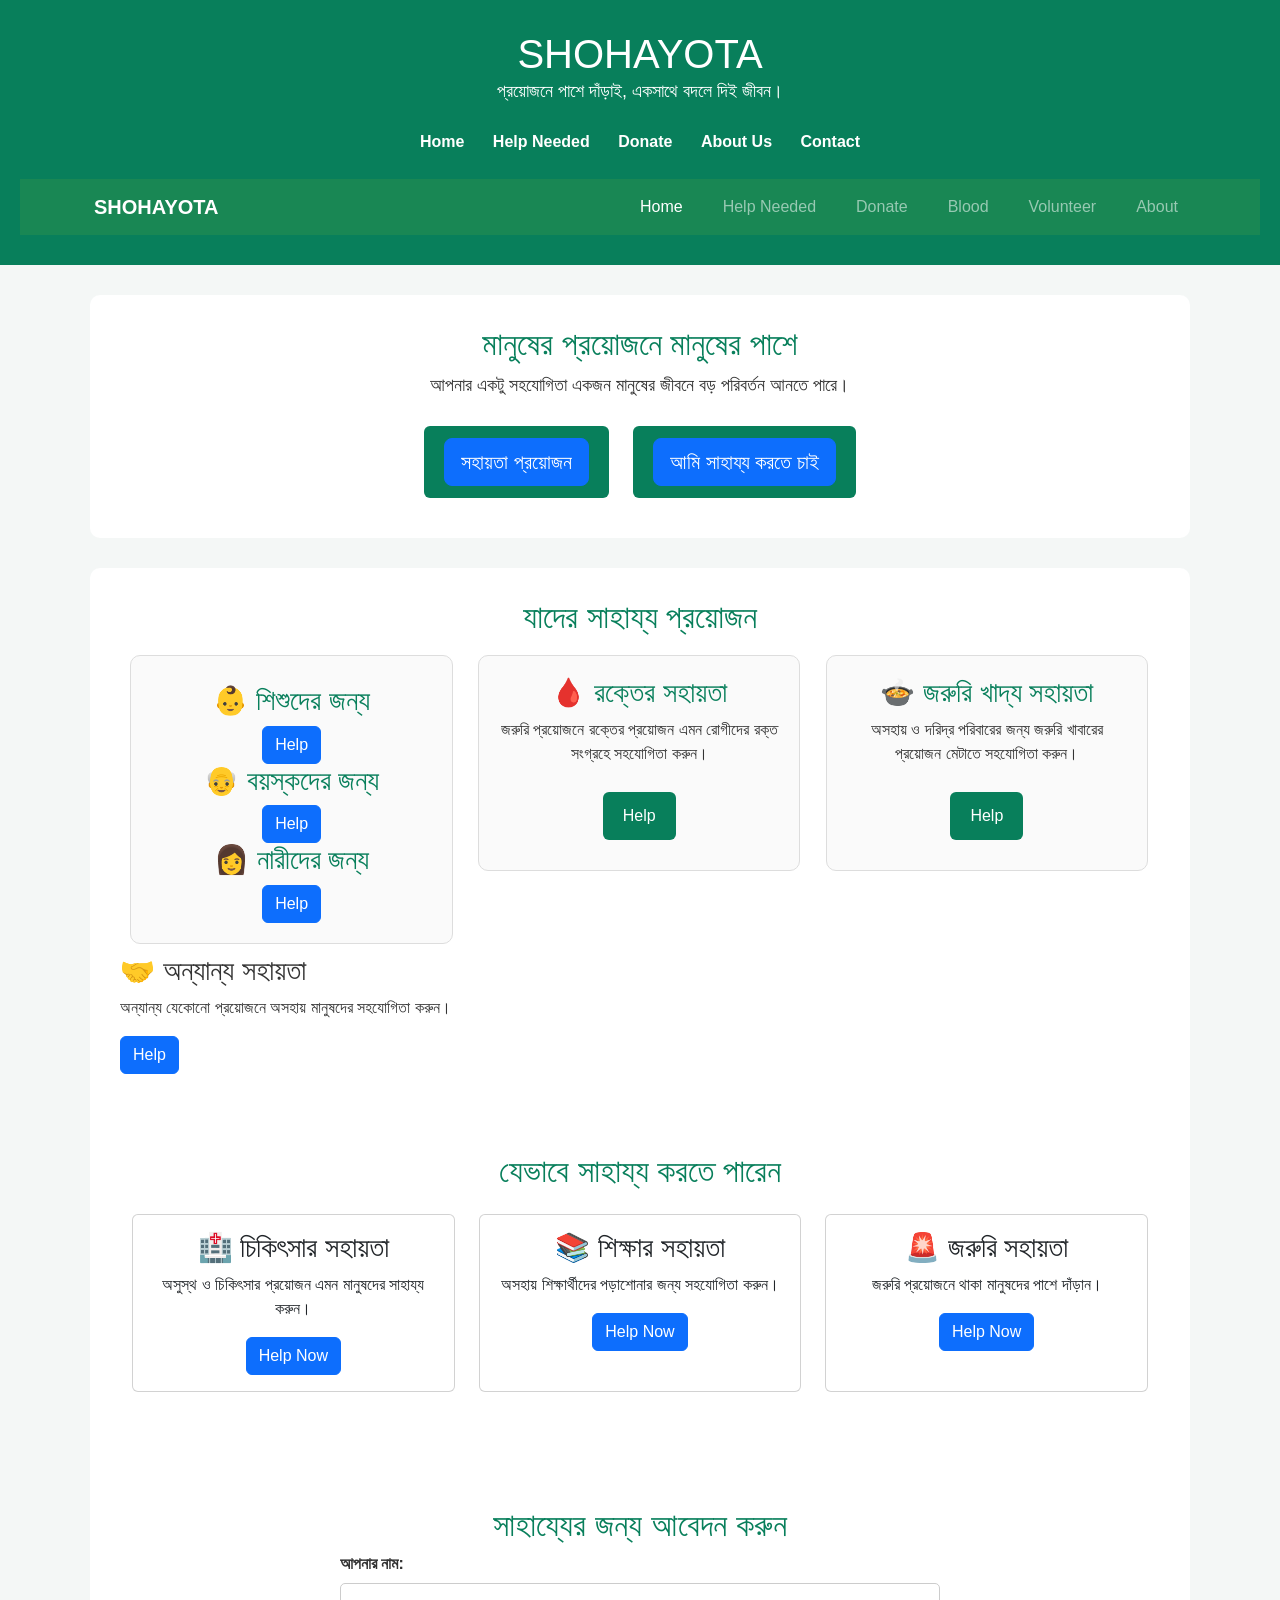
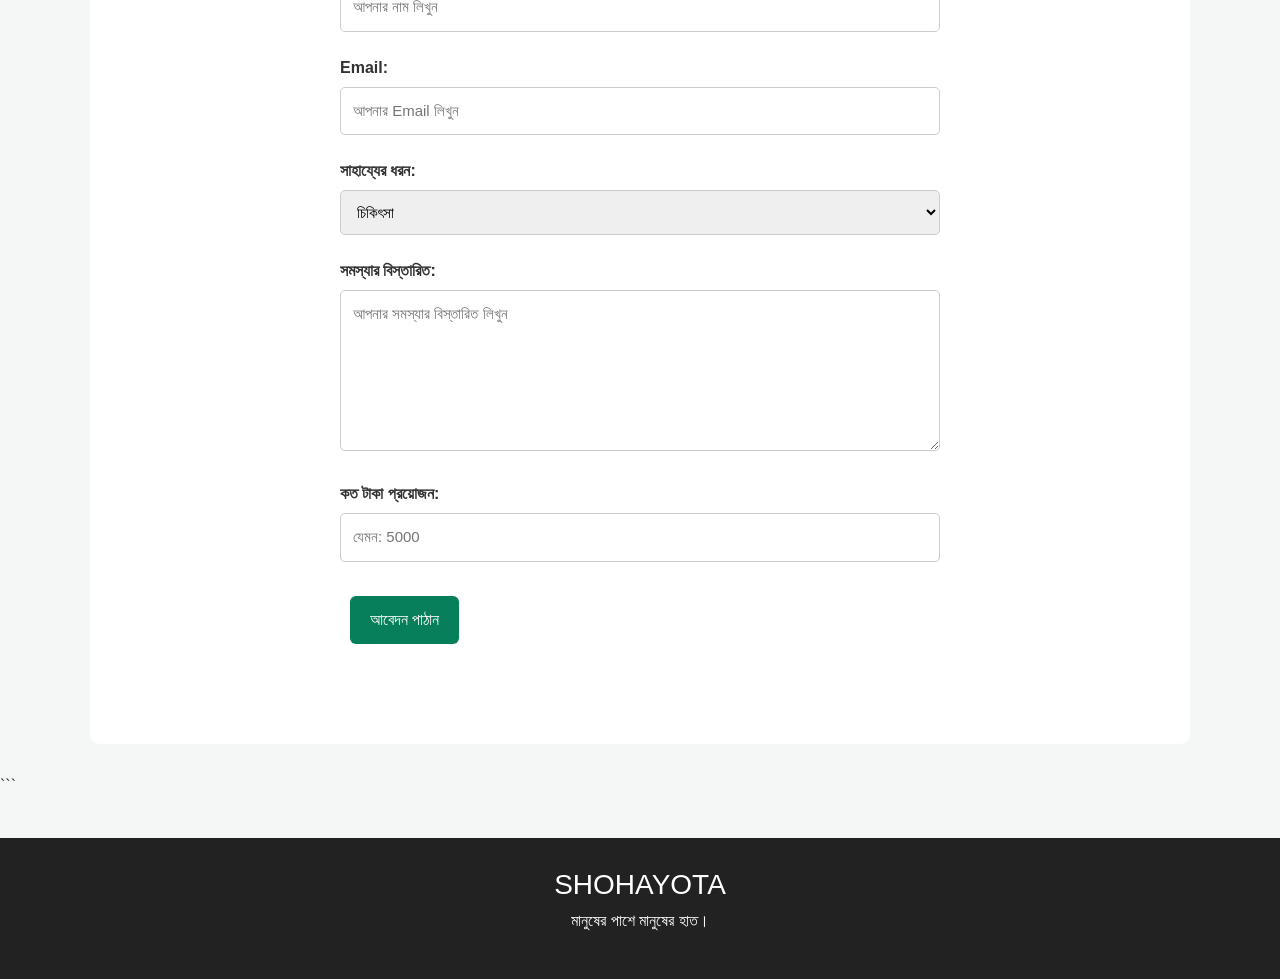
<file: index.html>
<!DOCTYPE html>
<html lang="bn">

<head>

    <meta charset="UTF-8">

    <meta name="viewport" content="width=device-width, initial-scale=1.0">

    <title>Shohayota - মানুষের পাশে মানুষ</title>

    <link href="https://cdn.jsdelivr.net/npm/bootstrap@5.3.8/dist/css/bootstrap.min.css" rel="stylesheet">

    <link rel="stylesheet" href="style.css">

</head>


<body>


    <!-- Header Start -->

    <header>

        <h1>SHOHAYOTA</h1>

        <p>প্রয়োজনে পাশে দাঁড়াই, একসাথে বদলে দিই জীবন।</p>


        <!-- Navigation -->
<nav>
    <a href="index.html">Home</a>
    <a href="help.html">Help Needed</a>
    <a href="donate.html">Donate</a>
    <a href="about.html">About Us</a>
    <a href="contact.html">Contact</a>
    

    
<nav class="navbar navbar-expand-lg bg-success navbar-dark">

    <div class="container">

        <!-- Website Logo/Name -->

        <a class="navbar-brand fw-bold" href="#">
            SHOHAYOTA
        </a>


        <!-- Mobile Menu Button -->

        <button
            class="navbar-toggler"
            type="button"
            data-bs-toggle="collapse"
            data-bs-target="#mainMenu"
        >

            <span class="navbar-toggler-icon"></span>

        </button>


        <!-- Menu -->

        <div class="collapse navbar-collapse" id="mainMenu">

            <ul class="navbar-nav ms-auto">

                <li class="nav-item">
                    <a class="nav-link active" href="index.html">
                        Home
                    </a>
                </li>

                <li class="nav-item">
                    <a class="nav-link" href="help.html">
                        Help Needed
                    </a>
                </li>

                <li class="nav-item">
                    <a class="nav-link" href="Donate.html">
                        Donate
                    </a>
                </li>

                <li class="nav-item">
                    <a class="nav-link" href="blood.html">
                        Blood
                    </a>
                </li>
                

            
              </li>

                <li class="nav-item">
                    <a class="nav-link" href="volunteer.html">
                        Volunteer
                    </a>
                </li>

                <li class="nav-item">
                    <a class="nav-link" href="Contact.html">
                        About
                    </a>
                </li>

            </ul>

        </div>

    </div>


            

        

    </header>

    <!-- Header End -->



    <!-- Main Content Start -->

    <main>


        <!-- Hero Section -->

        <section>

            <h2>মানুষের প্রয়োজনে মানুষের পাশে</h2>

            <p>
                আপনার একটু সহযোগিতা একজন মানুষের জীবনে
                বড় পরিবর্তন আনতে পারে।
            </p>


            <button>

            <a href="help.html" class="btn btn-primary btn-lg">
    সহায়তা প্রয়োজন
</a>
            </button>



            

     <button>       


<a href="donate.html" class="btn btn-primary btn-lg">

    আমি সাহায্য করতে চাই

</a>

            </button>

        </section>



        <!-- Help Needed Section -->

        <section>

            <h2>যাদের সাহায্য প্রয়োজন</h2>


            <!-- Help Card 1 -->

            <article>

                <h3><!-- Children Help -->

<h3>👶 শিশুদের জন্য</h3>

<a href="children.html" class="btn btn-primary">
    Help 
</a>


<!-- Elderly Help -->
<h3>👴 বয়স্কদের জন্য</h3>

<a href="elderly.html" class="btn btn-primary">
    Help
</a>


<!-- Women Help -->
<h3>👩 নারীদের জন্য</h3>

<a href="women.html" class="btn btn-primary">
Help

</a></h3>

            

                
        

            </article>



            <!-- Help Card 2 -->

            <article>
                         <h3>🩸 রক্তের সহায়তা</h3>

                <p>
                জরুরি প্রয়োজনে রক্তের প্রয়োজন এমন
                রোগীদের রক্ত সংগ্রহে সহযোগিতা করুন।
    
                </p>

                
            

                <button>
                    Help 
                </button>

            </article>



            <!-- Help Card 3 -->

            <article>
                

                <h3>🍲 জরুরি খাদ্য সহায়তা</h3>



<p>
    অসহায় ও দরিদ্র পরিবারের জন্য
    জরুরি খাবারের প্রয়োজন মেটাতে সহযোগিতা করুন।

</p>

              

     
               
 

                <button>
                    Help 
                </button>

            </article>
                                 
<h3>🤝 অন্যান্য সহায়তা</h3>

<p>
    অন্যান্য যেকোনো প্রয়োজনে
    অসহায় মানুষদের সহযোগিতা করুন।
</p>

<a href="help.html" class="btn btn-primary">
    Help
</a>

            <!-- Help Categories -->
        
<section class="container mt-5">

    <h2 class="text-center mb-4">
        যেভাবে সাহায্য করতে পারেন
    </h2>

    <div class="row">

        <!-- Medical Help -->
        <div class="col-md-4 mb-4">

            <div class="card h-100 text-center">

                <div class="card-body">

                    <h3>🏥 চিকিৎসার সহায়তা</h3>

                    <p>
                        অসুস্থ ও চিকিৎসার প্রয়োজন এমন
                        মানুষদের সাহায্য করুন।
                    </p>

                    <a href="help.html" class="btn btn-primary">
                        Help Now
                    </a>

                </div>

            </div>

        </div>


        <!-- Education Help -->
        <div class="col-md-4 mb-4">

            <div class="card h-100 text-center">

                <div class="card-body">

                    <h3>📚 শিক্ষার সহায়তা</h3>

                    <p>
                        অসহায় শিক্ষার্থীদের পড়াশোনার জন্য
                        সহযোগিতা করুন।
                    </p>

                    <a href="help.html" class="btn btn-primary">
                        Help Now
                    </a>

                </div>

            </div>

        </div>


        <!-- Emergency Help -->
        <div class="col-md-4 mb-4">

            <div class="card h-100 text-center">

                <div class="card-body">

                    <h3>🚨  জরুরি সহায়তা</h3>

                    <p>
                        জরুরি প্রয়োজনে থাকা মানুষদের
                        পাশে দাঁড়ান।
                    </p>

                    <a href="help.html" class="btn btn-primary">
                        Help Now
                    </a>
                    <!-- অন্যান্য সহায়তা -->


                </div>

            </div>

        </div>

    </div>



        </section>



        <!-- Help Request Form -->

        <section>

            <h2>সাহায্যের জন্য আবেদন করুন</h2>


            <form>


                <label for="name">
                    আপনার নাম:
                </label>

                <br>

                <input
                    type="text"
                    id="name"
                    name="name"
                    placeholder="আপনার নাম লিখুন"
                >

                <br><br>



                <label for="email">
                    Email:
                </label>

                <br>

                <input
                    type="email"
                    id="email"
                    name="email"
                    placeholder="আপনার Email লিখুন"
                >

                <br><br>



                <label for="type">
                    সাহায্যের ধরন:
                </label>

                <br>

                <select id="type" name="type">

                    <option>চিকিৎসা</option>

                    <option>শিক্ষা</option>

                    <option>খাবার</option>

                    <option>রক্ত</option>

                    <option>জরুরি সাহায্য</option>

                    <option>অন্যান্য</option>

                </select>

                <br><br>



                <label for="details">
                    সমস্যার বিস্তারিত:
                </label>

                <br>

                <textarea
                    id="details"
                    name="details"
                    rows="6"
                    cols="40"
                    placeholder="আপনার সমস্যার বিস্তারিত লিখুন"
                ></textarea>

                <br><br>



                <label for="amount">
                    কত টাকা প্রয়োজন:
                </label>

                <br>

                <input
                    type="number"
                    id="amount"
                    name="amount"
                    placeholder="যেমন: 5000"
                >

                <br><br>



                <button type="submit">
                    আবেদন পাঠান
                </button>


            </form>

        </section>


    </main>

    <!-- Main Content End -->



    <!-- Footer Start -->

    

</body>

</html>
```
<footer>
    <h3>SHOHAYOTA</h3>
    <p>মানুষের পাশে মানুষের হাত।</p>
</footer>


<script src="https://cdn.jsdelivr.net/npm/bootstrap@5.3.8/dist/js/bootstrap.bundle.min.js"></script>

</body>
</html>
</file>
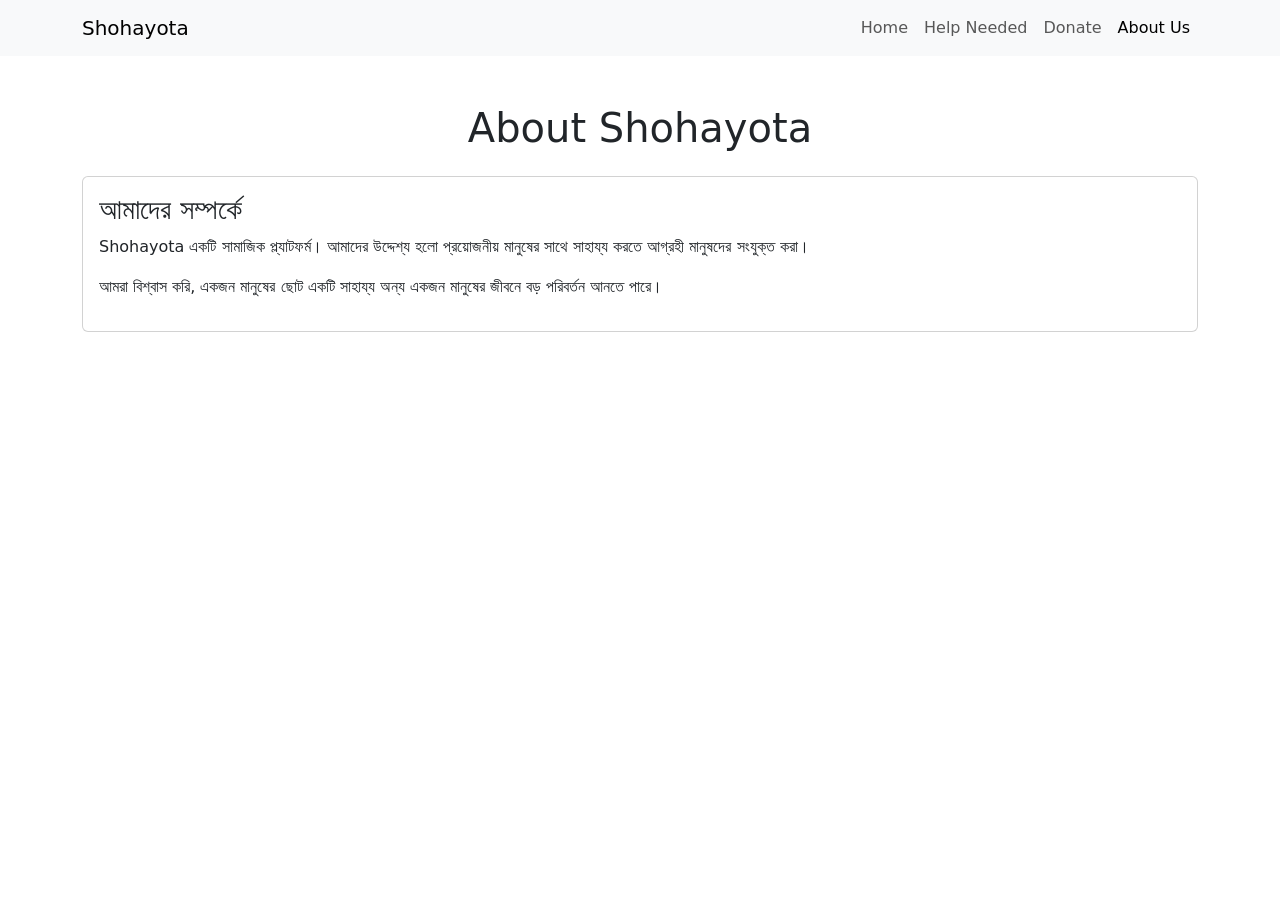
<file: About.html>
<!DOCTYPE html>
<html lang="bn">

<head>
    <meta charset="UTF-8">
    <meta name="viewport" content="width=device-width, initial-scale=1.0">

    <title>About Us - Shohayota</title>

    <link href="https://cdn.jsdelivr.net/npm/bootstrap@5.3.8/dist/css/bootstrap.min.css" rel="stylesheet">
</head>

<body>

    <!-- Navbar -->
    <nav class="navbar navbar-expand-lg bg-light">
        <div class="container">

            <a class="navbar-brand" href="index.html">
                Shohayota
            </a>

            <ul class="navbar-nav">

                <li class="nav-item">
                    <a class="nav-link" href="index.html">
                        Home
                    </a>
                </li>

                <li class="nav-item">
                    <a class="nav-link" href="help.html">
                        Help Needed
                    </a>
                </li>

                <li class="nav-item">
                    <a class="nav-link" href="donate.html">
                        Donate
                    </a>
                </li>

                <li class="nav-item">
                    <a class="nav-link active" href="about.html">
                        About Us
                    </a>
                </li>

            </ul>

        </div>
    </nav>


    <!-- About Section -->
    <section class="container mt-5">

        <h1 class="text-center">
            About Shohayota
        </h1>

        <div class="card mt-4">

            <div class="card-body">

                <h3>আমাদের সম্পর্কে</h3>

                <p>
                    Shohayota একটি সামাজিক প্ল্যাটফর্ম।
                    আমাদের উদ্দেশ্য হলো প্রয়োজনীয় মানুষের
                    সাথে সাহায্য করতে আগ্রহী মানুষদের
                    সংযুক্ত করা।
                </p>

                <p>
                    আমরা বিশ্বাস করি, একজন মানুষের ছোট
                    একটি সাহায্য অন্য একজন মানুষের জীবনে
                    বড় পরিবর্তন আনতে পারে।
                </p>

            </div>

        </div>

    </section>

</body>

</html>
</file>
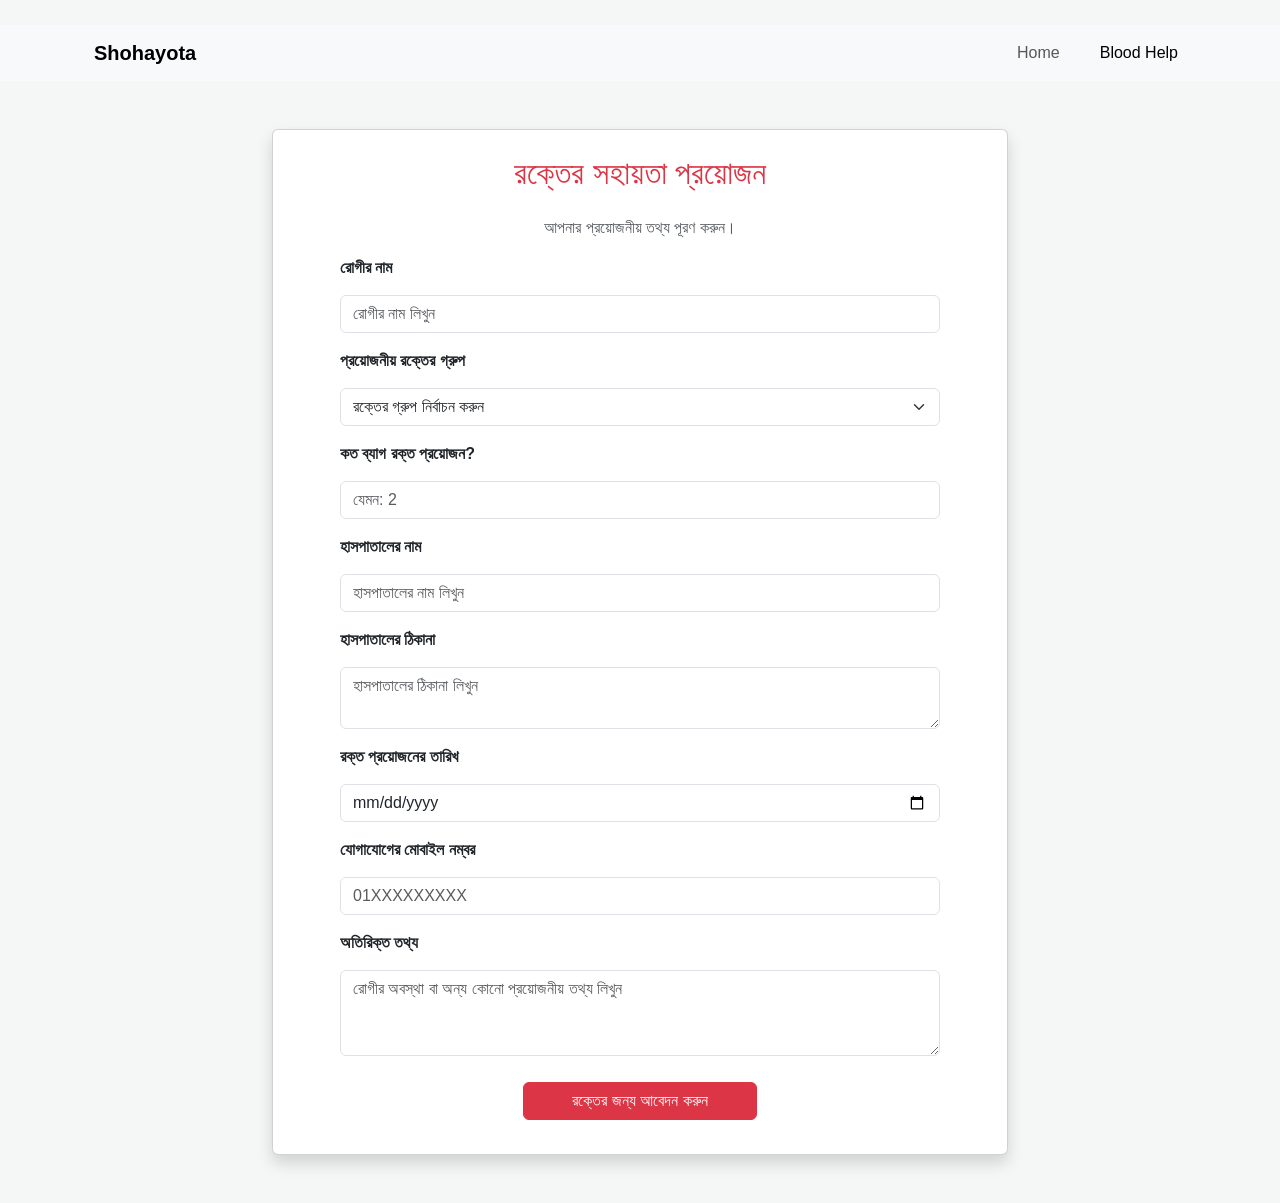
<file: blood.html>
<!DOCTYPE html>
<html lang="bn">

<head>

    <meta charset="UTF-8">

    <meta name="viewport" content="width=device-width, initial-scale=1.0">

    <title>রক্তের সহায়তা - Shohayota</title>

    <!-- Bootstrap -->
    <link href="https://cdn.jsdelivr.net/npm/bootstrap@5.3.8/dist/css/bootstrap.min.css" rel="stylesheet">

    <!-- নিজের CSS -->
    <link rel="stylesheet" href="style.css">

</head>

<body>

    <!-- Navbar -->
    <nav class="navbar navbar-expand-lg bg-light">

        <div class="container">

            <a class="navbar-brand" href="index.html">
                Shohayota
            </a>

            <div class="navbar-nav">

                <a class="nav-link" href="index.html">
                    Home
                </a>

                <a class="nav-link active" href="blood-help.html">
                    Blood Help
                </a>

            </div>

        </div>

    </nav>


    <!-- Blood Help Form -->

    <div class="container my-5">

        <div class="row justify-content-center">

            <div class="col-md-8">

                <div class="card shadow">

                    <div class="card-body p-4">

                        <h2 class="text-center text-danger mb-4">
                            রক্তের সহায়তা প্রয়োজন
                        </h2>

                        <p class="text-center text-muted">
                            আপনার প্রয়োজনীয় তথ্য পূরণ করুন।
                        </p>


                        <form>

                            <!-- Name -->

                            <div class="mb-3">

                                <label for="name" class="form-label">
                                    রোগীর নাম
                                </label>

                                <input 
                                    type="text"
                                    class="form-control"
                                    id="name"
                                    placeholder="রোগীর নাম লিখুন"
                                    required>

                            </div>


                            <!-- Blood Group -->

                            <div class="mb-3">

                                <label for="blood" class="form-label">
                                    প্রয়োজনীয় রক্তের গ্রুপ
                                </label>

                                <select 
                                    class="form-select"
                                    id="blood"
                                    required>

                                    <option value="">
                                        রক্তের গ্রুপ নির্বাচন করুন
                                    </option>

                                    <option>A+</option>
                                    <option>A-</option>

                                    <option>B+</option>
                                    <option>B-</option>

                                    <option>AB+</option>
                                    <option>AB-</option>

                                    <option>O+</option>
                                    <option>O-</option>

                                </select>

                            </div>


                            <!-- Blood Bags -->

                            <div class="mb-3">

                                <label for="bags" class="form-label">
                                    কত ব্যাগ রক্ত প্রয়োজন?
                                </label>

                                <input 
                                    type="number"
                                    class="form-control"
                                    id="bags"
                                    min="1"
                                    placeholder="যেমন: 2"
                                    required>

                            </div>


                            <!-- Hospital -->

                            <div class="mb-3">

                                <label for="hospital" class="form-label">
                                    হাসপাতালের নাম
                                </label>

                                <input 
                                    type="text"
                                    class="form-control"
                                    id="hospital"
                                    placeholder="হাসপাতালের নাম লিখুন"
                                    required>

                            </div>


                            <!-- Location -->

                            <div class="mb-3">

                                <label for="location" class="form-label">
                                    হাসপাতালের ঠিকানা
                                </label>

                                <textarea
                                    class="form-control"
                                    id="location"
                                    rows="2"
                                    placeholder="হাসপাতালের ঠিকানা লিখুন"
                                    required></textarea>

                            </div>


                            <!-- Date -->

                            <div class="mb-3">

                                <label for="date" class="form-label">
                                    রক্ত প্রয়োজনের তারিখ
                                </label>

                                <input 
                                    type="date"
                                    class="form-control"
                                    id="date"
                                    required>

                            </div>


                            <!-- Mobile -->

                            <div class="mb-3">

                                <label for="phone" class="form-label">
                                    যোগাযোগের মোবাইল নম্বর
                                </label>

                                <input 
                                    type="tel"
                                    class="form-control"
                                    id="phone"
                                    placeholder="01XXXXXXXXX"
                                    required>

                            </div>


                            <!-- Additional Information -->

                            <div class="mb-3">

                                <label for="message" class="form-label">
                                    অতিরিক্ত তথ্য
                                </label>

                                <textarea
                                    class="form-control"
                                    id="message"
                                    rows="3"
                                    placeholder="রোগীর অবস্থা বা অন্য কোনো প্রয়োজনীয় তথ্য লিখুন"></textarea>

                            </div>


                            <!-- Submit -->

                            <div class="text-center">

                                <button 
                                    type="submit"
                                    class="btn btn-danger px-5">

                                    রক্তের জন্য আবেদন করুন

                                </button>

                            </div>

                        </form>

                    </div>

                </div>

            </div>

        </div>

    </div>


    <!-- Bootstrap JS -->

    <script src="https://cdn.jsdelivr.net/npm/bootstrap@5.3.8/dist/js/bootstrap.bundle.min.js"></script>

</body>

</html>
</file>
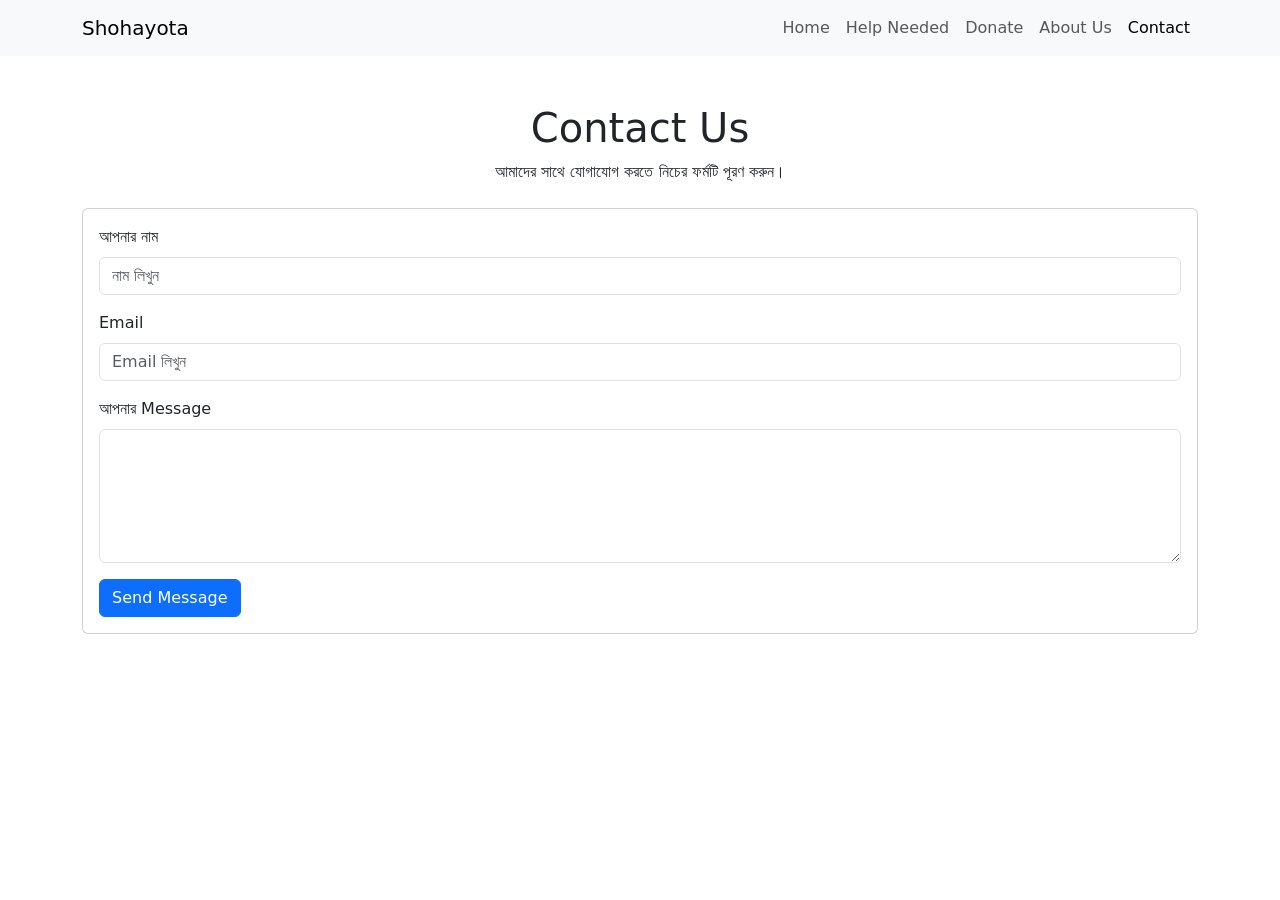
<file: Contact.html>
<!DOCTYPE html>
<html lang="bn">

<head>
    <meta charset="UTF-8">
    <meta name="viewport" content="width=device-width, initial-scale=1.0">

    <title>Contact - Shohayota</title>

    <link href="https://cdn.jsdelivr.net/npm/bootstrap@5.3.8/dist/css/bootstrap.min.css" rel="stylesheet">
</head>

<body>

    <!-- Navbar -->
    <nav class="navbar navbar-expand-lg bg-light">
        <div class="container">

            <a class="navbar-brand" href="index.html">
                Shohayota
            </a>

            <ul class="navbar-nav">

                <li class="nav-item">
                    <a class="nav-link" href="index.html">
                        Home
                    </a>
                </li>

                <li class="nav-item">
                    <a class="nav-link" href="help.html">
                        Help Needed
                    </a>
                </li>

                <li class="nav-item">
                    <a class="nav-link" href="donate.html">
                        Donate
                    </a>
                </li>

                <li class="nav-item">
                    <a class="nav-link" href="about.html">
                        About Us
                    </a>
                </li>

                <li class="nav-item">
                    <a class="nav-link active" href="contact.html">
                        Contact
                    </a>
                </li>

            </ul>

        </div>
    </nav>


    <!-- Contact Section -->
    <section class="container mt-5">

        <h1 class="text-center">
            Contact Us
        </h1>

        <p class="text-center">
            আমাদের সাথে যোগাযোগ করতে নিচের ফর্মটি পূরণ করুন।
        </p>


        <div class="card mt-4">

            <div class="card-body">

                <form>

                    <label class="form-label">
                        আপনার নাম
                    </label>

                    <input
                        type="text"
                        class="form-control mb-3"
                        placeholder="নাম লিখুন"
                    >


                    <label class="form-label">
                        Email
                    </label>

                    <input
                        type="email"
                        class="form-control mb-3"
                        placeholder="Email লিখুন"
                    >


                    <label class="form-label">
                        আপনার Message
                    </label>

                    <textarea
                        class="form-control mb-3"
                        rows="5"
                        placeholder="আপনার কথা লিখুন">
                    </textarea>


                    <button type="submit" class="btn btn-primary">
                        Send Message
                    </button>

                </form>

            </div>

        </div>

    </section>

</body>

</html>
</file>
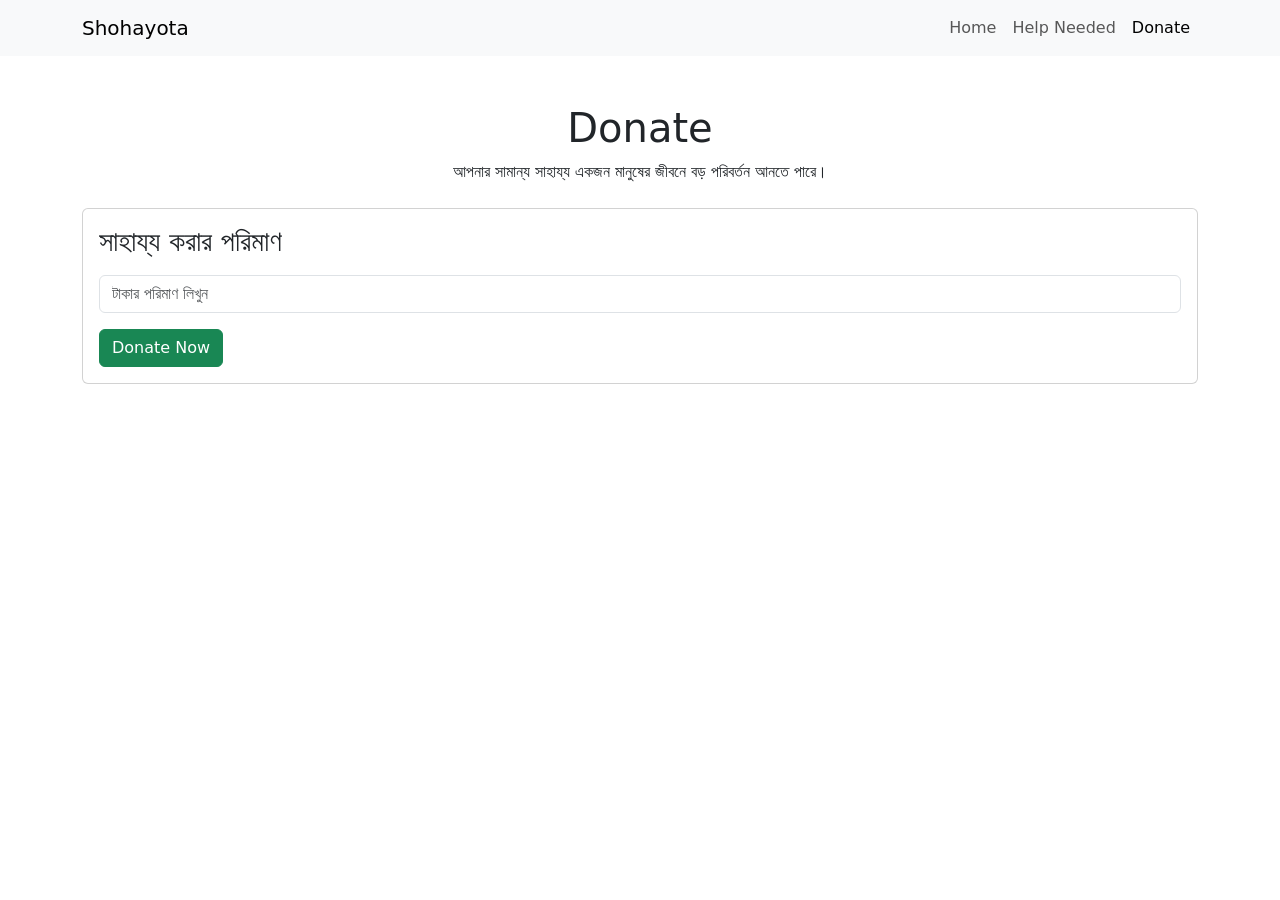
<file: Donate.html>
<!DOCTYPE html>
<html lang="bn">

<head>
    <meta charset="UTF-8">
    <meta name="viewport" content="width=device-width, initial-scale=1.0">

    <title>Donate - Shohayota</title>

    <link href="https://cdn.jsdelivr.net/npm/bootstrap@5.3.8/dist/css/bootstrap.min.css" rel="stylesheet">
</head>

<body>

    <!-- Navbar -->
    <nav class="navbar navbar-expand-lg bg-light">
        <div class="container">

            <a class="navbar-brand" href="index.html">
                Shohayota
            </a>

            <ul class="navbar-nav">

                <li class="nav-item">
                    <a class="nav-link" href="index.html">
                        Home
                    </a>
                </li>

                <li class="nav-item">
                    <a class="nav-link" href="help.html">
                        Help Needed
                    </a>
                </li>

                <li class="nav-item">
                    <a class="nav-link active" href="donate.html">
                        Donate
                    </a>
                </li>

            </ul>

        </div>
    </nav>


    <!-- Donate Section -->
    <section class="container mt-5">

        <h1 class="text-center">
            Donate
        </h1>

        <p class="text-center">
            আপনার সামান্য সাহায্য একজন মানুষের জীবনে
            বড় পরিবর্তন আনতে পারে।
        </p>

        <div class="card mt-4">

            <div class="card-body">

                <h3>সাহায্য করার পরিমাণ</h3>

                <input
                    type="number"
                    class="form-control mt-3"
                    placeholder="টাকার পরিমাণ লিখুন"
                >

                <button class="btn btn-success mt-3">
                    Donate Now
                </button>

            </div>

        </div>

    </section>

</body>

</html>
</file>
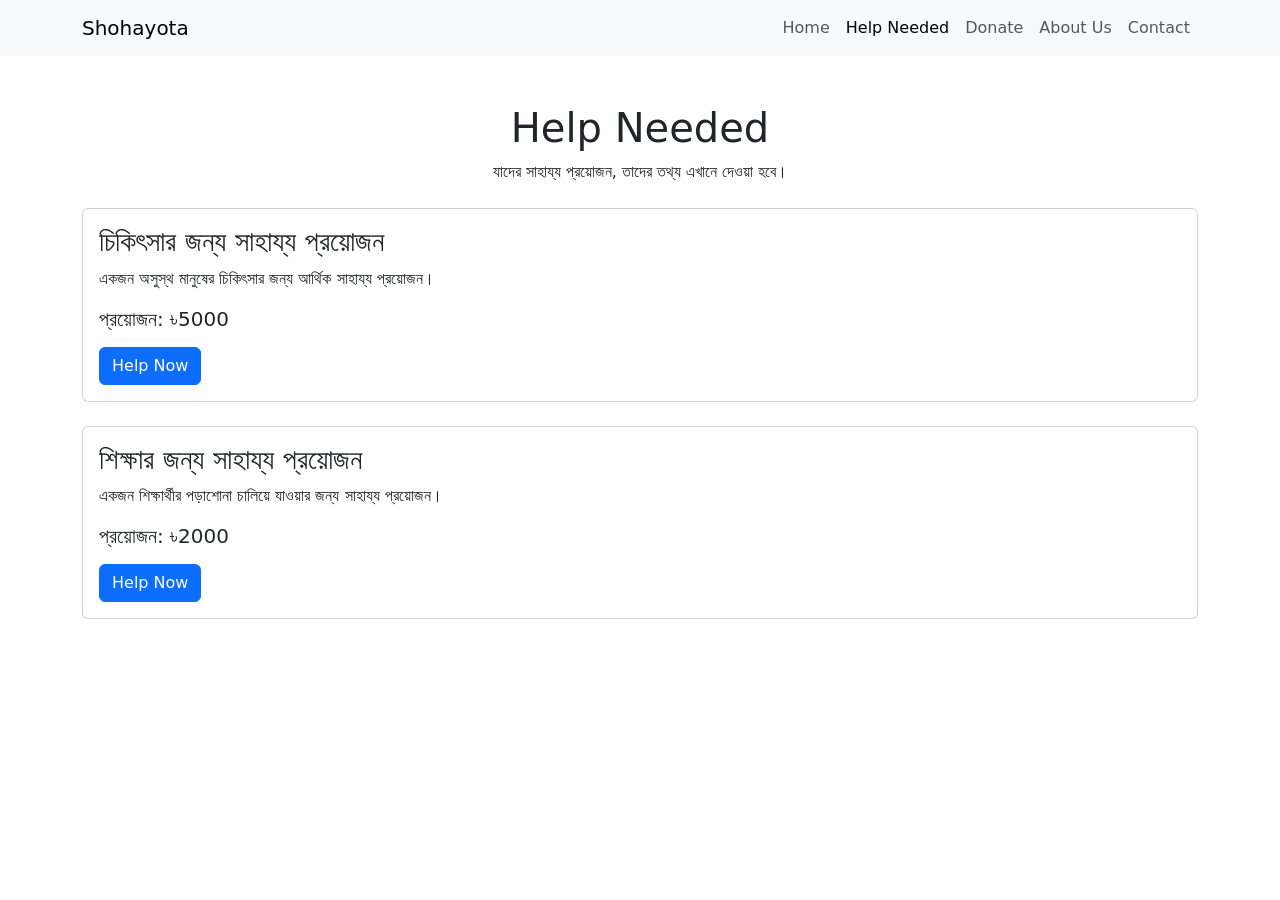
<file: help.html>
<!DOCTYPE html>
<html lang="bn">

<head>
    <meta charset="UTF-8">
    <meta name="viewport" content="width=device-width, initial-scale=1.0">

    <title>Help Needed - Shohayota</title>

    <link href="https://cdn.jsdelivr.net/npm/bootstrap@5.3.8/dist/css/bootstrap.min.css" rel="stylesheet">
</head>

<body>

    <!-- Navbar -->
    <nav class="navbar navbar-expand-lg bg-light">
        <div class="container">

            <a class="navbar-brand" href="index.html">
                Shohayota
            </a>

            <ul class="navbar-nav">

                <li class="nav-item">
                    <a class="nav-link" href="index.html">
                        Home
                    </a>
                </li>

                <li class="nav-item">
                    <a class="nav-link active" href="help.html">
                        Help Needed
                    </a>
                </li>

                <li class="nav-item">
                    <a class="nav-link" href="donate.html">
                        Donate
                    </a>
                </li>

                <li class="nav-item">
                    <a class="nav-link" href="about.html">
                        About Us
                    </a>
                </li>

                <li class="nav-item">
                    <a class="nav-link" href="contact.html">
                        Contact
                    </a>
                </li>

            </ul>

        </div>
    </nav>


    <!-- Help Needed Section -->
    <section class="container mt-5">

        <h1 class="text-center">
            Help Needed
        </h1>

        <p class="text-center">
            যাদের সাহায্য প্রয়োজন, তাদের তথ্য এখানে দেওয়া হবে।
        </p>


        <!-- প্রথম সাহায্যের Card -->
        <div class="card mt-4">

            <div class="card-body">

                <h3>চিকিৎসার জন্য সাহায্য প্রয়োজন</h3>

                <p>
                    একজন অসুস্থ মানুষের চিকিৎসার জন্য
                    আর্থিক সাহায্য প্রয়োজন।
                </p>

                <h5>প্রয়োজন: ৳5000</h5>

                <button class="btn btn-primary mt-2">
                    Help Now
                </button>

            </div>

        </div>


        <!-- দ্বিতীয় সাহায্যের Card -->
        <div class="card mt-4">

            <div class="card-body">

                <h3>শিক্ষার জন্য সাহায্য প্রয়োজন</h3>

                <p>
                    একজন শিক্ষার্থীর পড়াশোনা চালিয়ে যাওয়ার
                    জন্য সাহায্য প্রয়োজন।
                </p>

                <h5>প্রয়োজন: ৳2000</h5>

                <button class="btn btn-primary mt-2">
                    Help Now
                </button>

            </div>

        </div>

    </section>

</body>

</html>
</file>
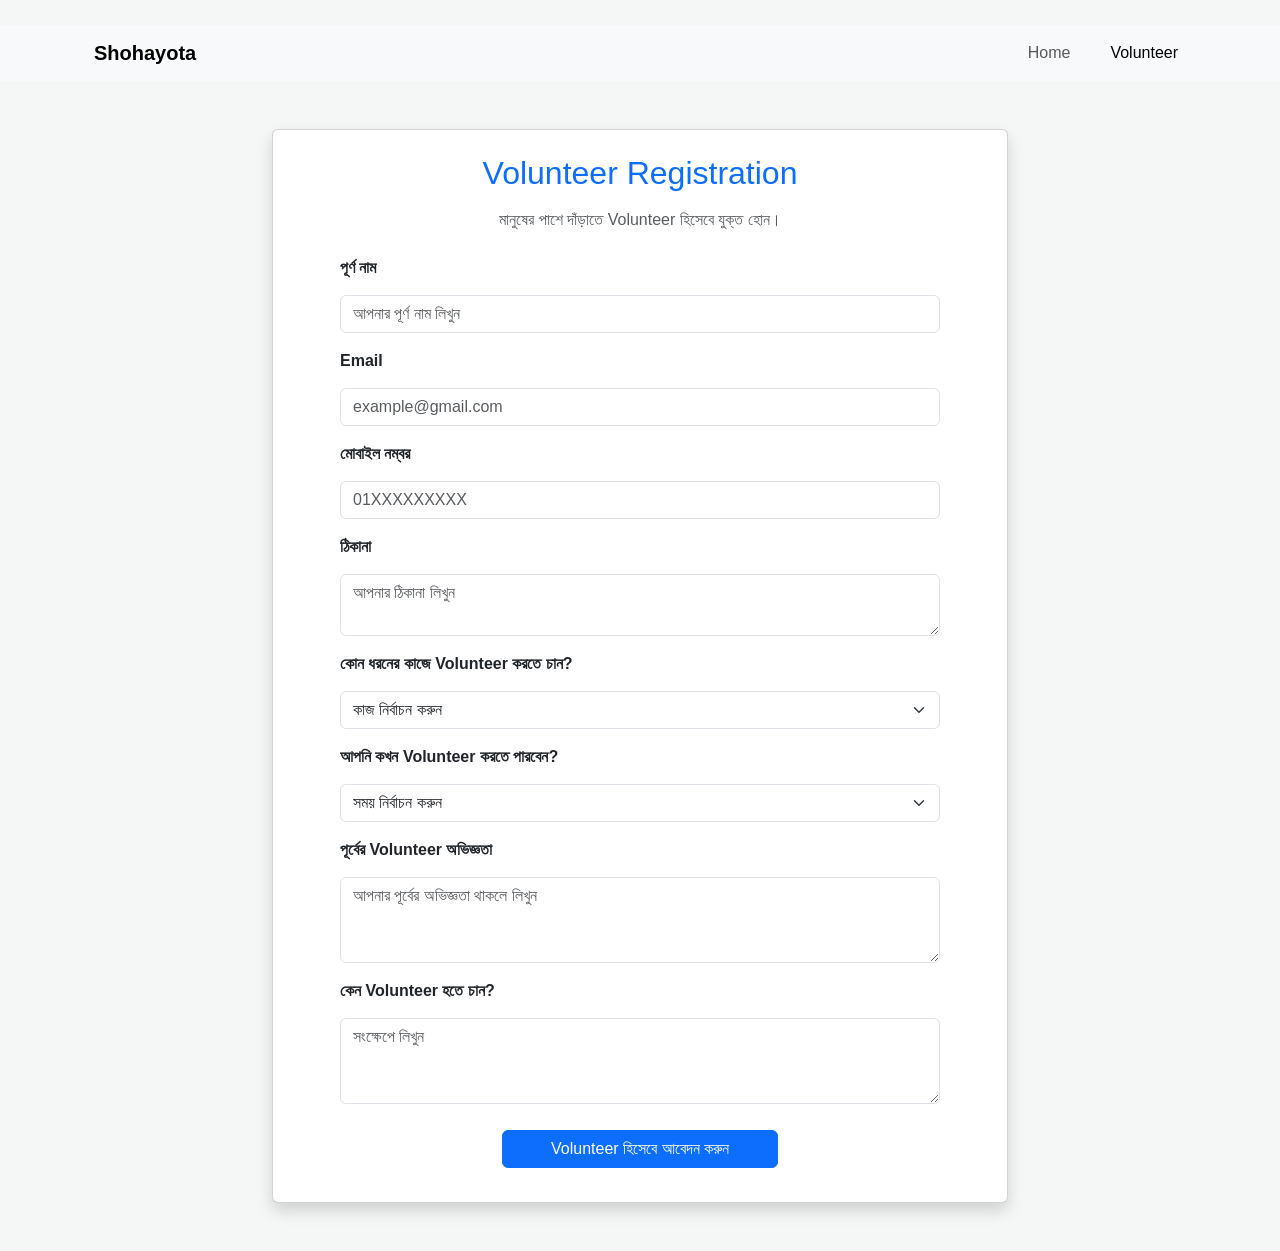
<file: volunteer.html>
<!DOCTYPE html>
<html lang="bn">

<head>

    <meta charset="UTF-8">

    <meta name="viewport" content="width=device-width, initial-scale=1.0">

    <title>Volunteer - Shohayota</title>

    <!-- Bootstrap -->
    <link href="https://cdn.jsdelivr.net/npm/bootstrap@5.3.8/dist/css/bootstrap.min.css" rel="stylesheet">

    <!-- নিজের CSS -->
    <link rel="stylesheet" href="style.css">

</head>


<body>

    <!-- Navbar -->

    <nav class="navbar navbar-expand-lg bg-light">

        <div class="container">

            <a class="navbar-brand" href="index.html">
                Shohayota
            </a>

            <div class="navbar-nav">

                <a class="nav-link" href="index.html">
                    Home
                </a>

                <a class="nav-link active" href="volunteer.html">
                    Volunteer
                </a>

            </div>

        </div>

    </nav>


    <!-- Volunteer Form -->

    <div class="container my-5">

        <div class="row justify-content-center">

            <div class="col-md-8">

                <div class="card shadow">

                    <div class="card-body p-4">

                        <h2 class="text-center text-primary mb-3">
                            Volunteer Registration
                        </h2>

                        <p class="text-center text-muted mb-4">
                            মানুষের পাশে দাঁড়াতে Volunteer হিসেবে যুক্ত হোন।
                        </p>


                        <form>


                            <!-- Name -->

                            <div class="mb-3">

                                <label for="name" class="form-label">
                                    পূর্ণ নাম
                                </label>

                                <input
                                    type="text"
                                    class="form-control"
                                    id="name"
                                    placeholder="আপনার পূর্ণ নাম লিখুন"
                                    required>

                            </div>


                            <!-- Email -->

                            <div class="mb-3">

                                <label for="email" class="form-label">
                                    Email
                                </label>

                                <input
                                    type="email"
                                    class="form-control"
                                    id="email"
                                    placeholder="example@gmail.com"
                                    required>

                            </div>


                            <!-- Phone -->

                            <div class="mb-3">

                                <label for="phone" class="form-label">
                                    মোবাইল নম্বর
                                </label>

                                <input
                                    type="tel"
                                    class="form-control"
                                    id="phone"
                                    placeholder="01XXXXXXXXX"
                                    required>

                            </div>


                            <!-- Address -->

                            <div class="mb-3">

                                <label for="address" class="form-label">
                                    ঠিকানা
                                </label>

                                <textarea
                                    class="form-control"
                                    id="address"
                                    rows="2"
                                    placeholder="আপনার ঠিকানা লিখুন"
                                    required></textarea>

                            </div>


                            <!-- Volunteer Work -->

                            <div class="mb-3">

                                <label class="form-label">
                                    কোন ধরনের কাজে Volunteer করতে চান?
                                </label>

                                <select class="form-select" required>

                                    <option value="">
                                        কাজ নির্বাচন করুন
                                    </option>

                                    <option>
                                        রক্তের সহায়তা
                                    </option>

                                    <option>
                                        খাদ্য সহায়তা
                                    </option>

                                    <option>
                                        চিকিৎসা সহায়তা
                                    </option>

                                    <option>
                                        শিক্ষা সহায়তা
                                    </option>

                                    <option>
                                        জরুরি সহায়তা
                                    </option>

                                    <option>
                                        অন্যান্য
                                    </option>

                                </select>

                            </div>


                            <!-- Availability -->

                            <div class="mb-3">

                                <label class="form-label">
                                    আপনি কখন Volunteer করতে পারবেন?
                                </label>

                                <select class="form-select" required>

                                    <option value="">
                                        সময় নির্বাচন করুন
                                    </option>

                                    <option>
                                        সকাল
                                    </option>

                                    <option>
                                        দুপুর
                                    </option>

                                    <option>
                                        বিকেল
                                    </option>

                                    <option>
                                        সন্ধ্যা
                                    </option>

                                    <option>
                                        যেকোনো সময়
                                    </option>

                                </select>

                            </div>


                            <!-- Experience -->

                            <div class="mb-3">

                                <label for="experience" class="form-label">
                                    পূর্বের Volunteer অভিজ্ঞতা
                                </label>

                                <textarea
                                    class="form-control"
                                    id="experience"
                                    rows="3"
                                    placeholder="আপনার পূর্বের অভিজ্ঞতা থাকলে লিখুন"></textarea>

                            </div>


                            <!-- Why -->

                            <div class="mb-3">

                                <label for="reason" class="form-label">
                                    কেন Volunteer হতে চান?
                                </label>

                                <textarea
                                    class="form-control"
                                    id="reason"
                                    rows="3"
                                    placeholder="সংক্ষেপে লিখুন"></textarea>

                            </div>


                            <!-- Submit -->

                            <div class="text-center">

                                <button
                                    type="submit"
                                    class="btn btn-primary px-5">

                                    Volunteer হিসেবে আবেদন করুন

                                </button>

                            </div>


                        </form>

                    </div>

                </div>

            </div>

        </div>

    </div>


    <!-- Bootstrap JS -->

    <script src="https://cdn.jsdelivr.net/npm/bootstrap@5.3.8/dist/js/bootstrap.bundle.min.js"></script>

</body>

</html>
</file>
<file: style.css>
css
/* পুরো Website */

* {
    box-sizing: border-box;
}

body {
    margin: 0;
    font-family: Arial, sans-serif;
    background-color: #f4f7f6;
    color: #333;
}


/* Header */

header {
    background-color: #087f5b;
    color: white;
    text-align: center;
    padding: 30px 20px;
}

header h1 {
    margin: 0;
    font-size: 40px;
}

header p {
    font-size: 18px;
}


/* Navigation */

nav {
    margin-top: 25px;
}

nav a {
    color: white;
    text-decoration: none;
    margin: 0 12px;
    font-weight: bold;
}

nav a:hover {
    text-decoration: underline;
}


/* Main */

main {
    width: 90%;
    max-width: 1100px;
    margin: auto;
}


/* সব Section */

section {
    background-color: white;
    margin: 30px 0;
    padding: 30px;
    border-radius: 10px;
}

section h2 {
    color: #087f5b;
    text-align: center;
}


/* Hero Section */

section:first-child {
    text-align: center;
}

section:first-child p {
    font-size: 18px;
    line-height: 1.6;
}


/* Button */

button {
    background-color: #087f5b;
    color: white;
    border: none;
    padding: 12px 20px;
    margin: 10px;
    border-radius: 6px;
    cursor: pointer;
    font-size: 16px;
}

button:hover {
    background-color: #065f46;
}


/* Help Cards */

article {
    display: inline-block;
    width: 31%;
    vertical-align: top;
    margin: 1%;
    padding: 20px;
    border: 1px solid #ddd;
    border-radius: 10px;
    text-align: center;
    background-color: #fafafa;
}

article h3 {
    color: #087f5b;
}

article p {
    line-height: 1.5;
}


/* Form */

form {
    max-width: 600px;
    margin: auto;
}

label {
    font-weight: bold;
}

input,
select,
textarea {
    width: 100%;
    padding: 12px;
    margin-top: 7px;
    border: 1px solid #ccc;
    border-radius: 5px;
    font-size: 15px;
}

textarea {
    resize: vertical;
}


/* Footer */

footer {
    background-color: #222;
    color: white;
    text-align: center;
    padding: 30px;
    margin-top: 40px;
}
```
</file>
